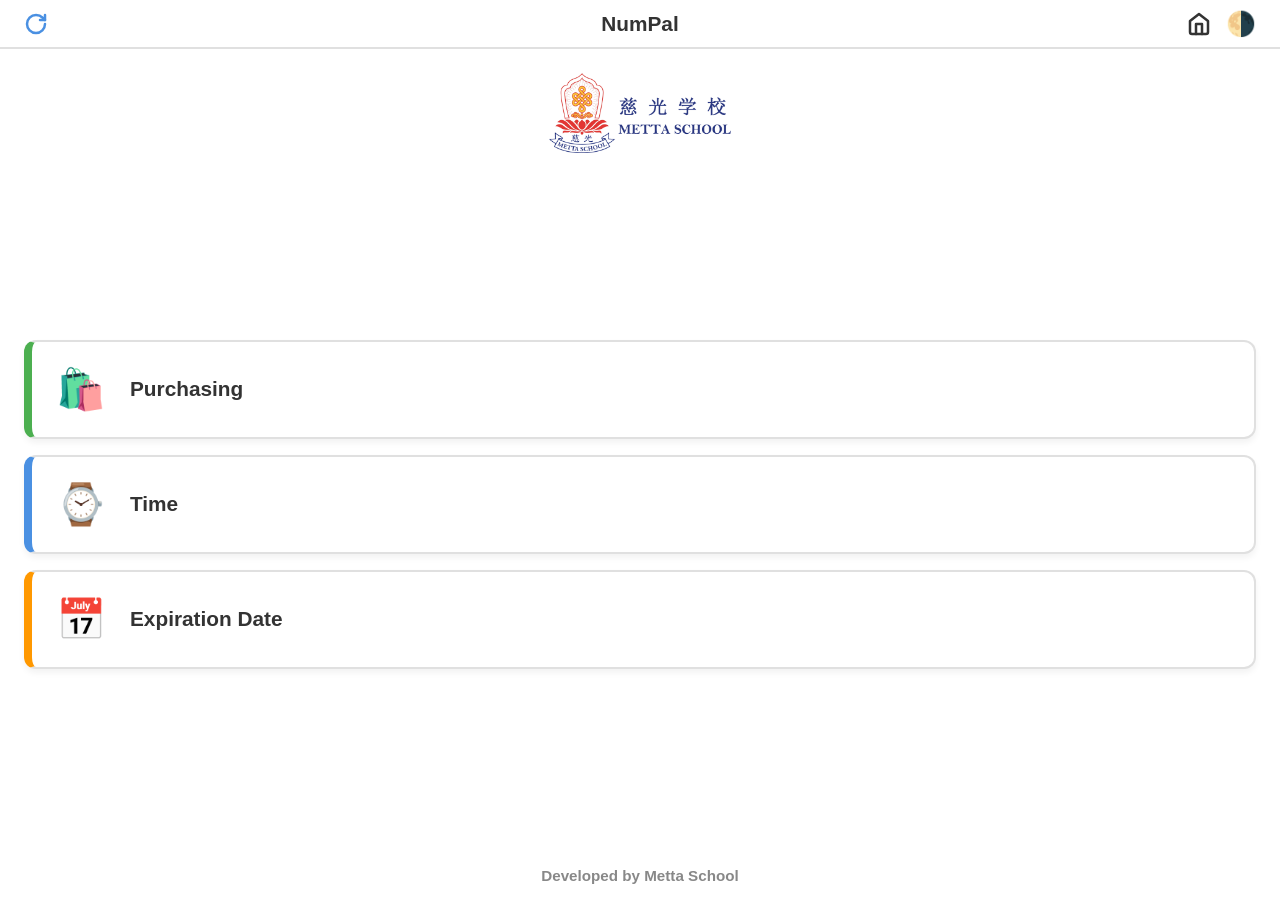
<file: index.html>
<!DOCTYPE html>
<html lang="en">
<head>
<meta charset="UTF-8">
<meta name="viewport" content="width=device-width, initial-scale=1.0, maximum-scale=1.0, user-scalable=no">
<title>NumPal</title>
<meta name="description" content="An everyday app for managing time and money to foster independent living.">
<meta property="og:title" content="NumPal">
<meta property="og:description" content="An everyday app for managing time and money to foster independent living.">
<meta name="theme-color" content="#000000">
<meta name="application-name" content="NumPal">
<meta name="mobile-web-app-capable" content="yes">
<meta name="apple-mobile-web-app-title" content="NumPal">
<meta name="apple-mobile-web-app-capable" content="yes">
<meta name="apple-mobile-web-app-status-bar-style" content="black-translucent">
<link rel="apple-touch-icon" href="assets/icon-192.png">
<link rel="icon" type="image/png" href="assets/icon-192.png">

<link rel="manifest" href="manifest.json">
<link rel="stylesheet" href="frontend/css/styles.css">
</head>
<body id="landing-page">
<header class="top-bar">
    <button id="force-update-btn" title="Backup: Force refresh app &amp; clear cache" aria-label="Backup Force Update App" style="background:none; border:none; padding: 0; cursor: pointer; color: var(--primary-color); display: flex; align-items: center;">
        <svg class="update-icon" xmlns="http://www.w3.org/2000/svg" width="24" height="24" viewBox="0 0 24 24" fill="none" stroke="currentColor" stroke-width="2.5" stroke-linecap="round" stroke-linejoin="round">
            <path d="M21 12a9 9 0 1 1-9-9c2.52 0 4.93 1 6.74 2.74L21 8"></path>
            <path d="M21 3v5h-5"></path>
        </svg>
    </button>
    
    <h1>NumPal</h1>
    
    <div class="header-actions">
        <a href="index.html" class="header-icon-btn" aria-label="Home">
            <svg xmlns="http://www.w3.org/2000/svg" width="24" height="24" viewBox="0 0 24 24" fill="none" stroke="currentColor" stroke-width="2.5" stroke-linecap="round" stroke-linejoin="round"><path d="m3 9 9-7 9 7v11a2 2 0 0 1-2 2H5a2 2 0 0 1-2-2z"/><polyline points="9 22 9 12 15 12 15 22"/></svg>
        </a>
        <button id="theme-toggle" class="header-icon-btn" aria-label="Toggle Dark Mode" style="font-size:1.5rem;">🌗</button>
    </div>
</header>

<div style="width: 100%; box-sizing: border-box; display: flex; justify-content: center; align-items: center; padding: 1.5rem 1.5rem 0 1.5rem; flex-shrink: 0;">
    <img id="org-logo" class="org-logo-img" src="assets/Organisation_Logo.png" alt="Organisation Logo" draggable="false" style="max-height: 80px; width: auto; object-fit: contain;">
</div>

<main class="menu-container">
    <a href="frontend/pages/purchasing2.html" class="menu-card money-card">
        <span class="icon">🛍️</span>
        <h2>Purchasing</h2>
    </a>
    <a href="frontend/pages/time-menu.html" class="menu-card time-card">
        <span class="icon">⌚</span>
        <h2>Time</h2>
    </a>
    <a href="frontend/pages/expiry.html" class="menu-card other-card">
        <span class="icon">📅</span>
        <h2>Expiration Date</h2>
    </a>
</main>

<div id="pwa-install-wrapper" class="pwa-install-wrapper">
    <button id="pwa-install-btn" class="pwa-install-btn" type="button" aria-label="Install App">
        <svg xmlns="http://www.w3.org/2000/svg" width="20" height="20" viewBox="0 0 24 24" fill="none" stroke="currentColor" stroke-width="2.5" stroke-linecap="round" stroke-linejoin="round"><path d="M21 15v4a2 2 0 0 1-2 2H5a2 2 0 0 1-2-2v-4"/><polyline points="7 10 12 15 17 10"/><line x1="12" y1="15" x2="12" y2="3"/></svg>
        <span>Install App</span>
    </button>
</div>

<footer style="text-align: center; padding: 0.75rem 1rem 1rem 1rem; color: #888888; font-size: 0.95rem; font-weight: 600; flex-shrink: 0;">
    Developed by Metta School
</footer>

<!-- Core Scripts -->
<script src="backend/config.js"></script>
<script src="frontend/js/core/app.js"></script>
<script src="frontend/js/utils/ui.js"></script>
<script src="frontend/js/utils/admin-models.js"></script>
</body>
</html>
</file>
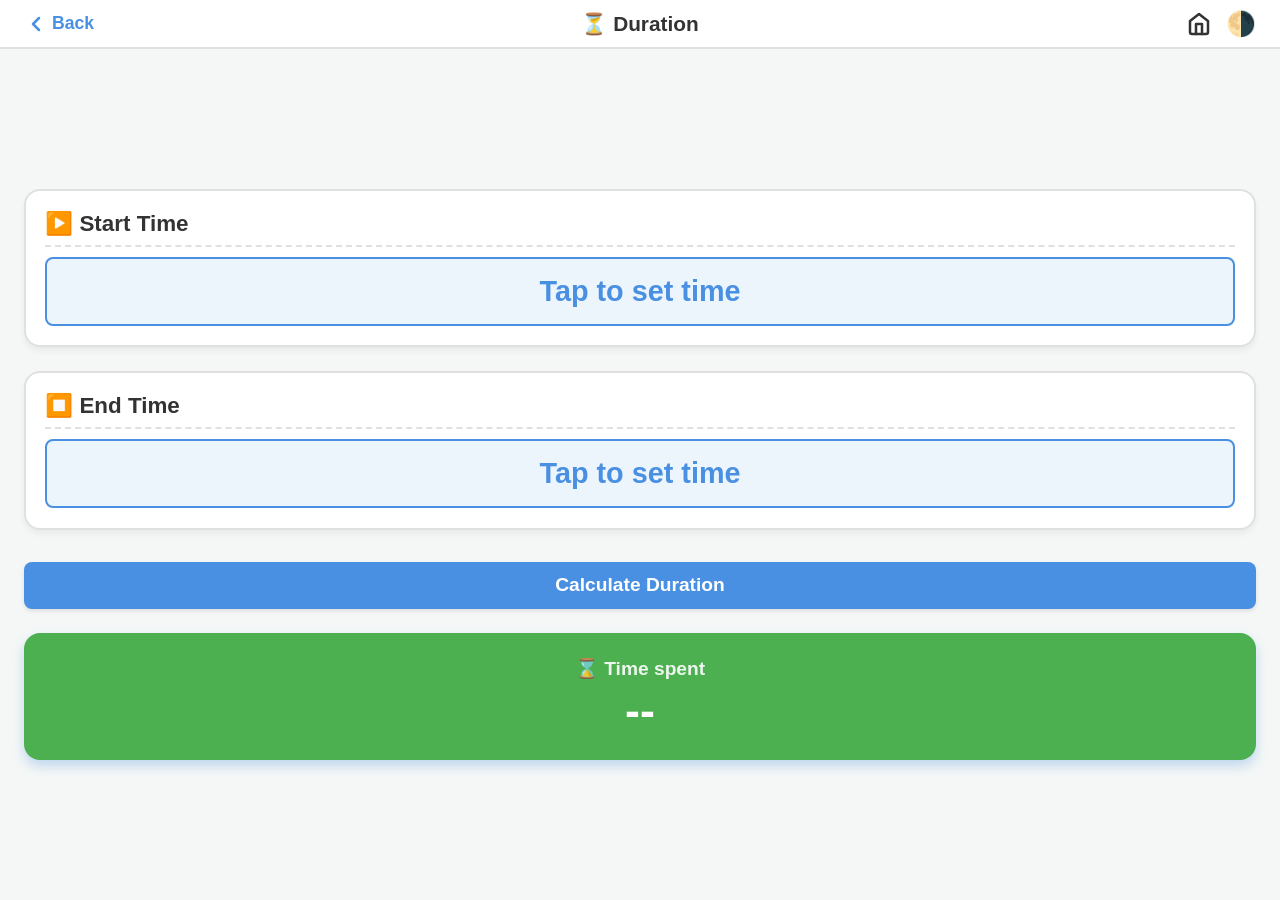
<file: frontend/pages/duration.html>
<!DOCTYPE html>
<html lang="en">
<head>
  <meta charset="UTF-8">
  <meta name="viewport" content="width=device-width, initial-scale=1.0, maximum-scale=1.0, user-scalable=no">
  <title>Duration | NumPal</title>
  <meta name="theme-color" content="#000000">
  <meta name="mobile-web-app-capable" content="yes">
  <meta name="apple-mobile-web-app-capable" content="yes">
  <meta name="apple-mobile-web-app-title" content="NumPal">
  <link rel="apple-touch-icon" href="../../assets/icon-192.png">
  <link rel="manifest" href="../../manifest.json">
  <link rel="stylesheet" href="../css/styles.css">
</head>
<body>
  <header class="top-bar">
      <a href="time-menu.html" class="back-btn" aria-label="Go back">
          <svg xmlns="http://www.w3.org/2000/svg" width="24" height="24" viewBox="0 0 24 24" fill="none" stroke="currentColor" stroke-width="2.5" stroke-linecap="round" stroke-linejoin="round"><polyline points="15 18 9 12 15 6"></polyline></svg> Back
      </a>
      <h1>⏳ Duration</h1>
      <div class="header-actions">
          <a href="../../index.html" class="header-icon-btn" aria-label="Home">
              <svg xmlns="http://www.w3.org/2000/svg" width="24" height="24" viewBox="0 0 24 24" fill="none" stroke="currentColor" stroke-width="2.5" stroke-linecap="round" stroke-linejoin="round"><path d="m3 9 9-7 9 7v11a2 2 0 0 1-2 2H5a2 2 0 0 1-2-2z"/><polyline points="9 22 9 12 15 12 15 22"/></svg>
          </a>
          <button id="theme-toggle" class="header-icon-btn" style="font-size:1.5rem;">🌗</button>
      </div>
  </header>

  <main class="page-content">
      <div class="content-body time-content">
          
          <div style="display: flex; flex-direction: column; gap: 1.5rem;">
              <div class="time-card-box">
                  <h3 class="time-card-header">▶️ Start Time</h3>
                  <p id="start-time-display" class="time-card-display" onclick="openTimePicker('start')">Tap to set time</p>
              </div>

              <div class="time-card-box">
                  <h3 class="time-card-header">⏹️ End Time</h3>
                  <p id="end-time-display" class="time-card-display" onclick="openTimePicker('end')">Tap to set time</p>
              </div>
          </div>

          <div style="display: flex; flex-direction: column; gap: 1.5rem;">
              <button class="primary-btn" onclick="calculateDuration()" style="margin: 0 !important;">Calculate Duration</button>

              <div class="time-result-box" style="background-color: var(--success-color);">
                  <p style="margin: 0 0 5px 0; font-weight:bold; font-size:1.2rem; opacity: 0.9;">⌛ Time spent</p>
                  <h2 id="duration-result" style="color: #ffffff;">--</h2>
              </div>
          </div>

      </div>
  </main>

  <script src="../../backend/config.js"></script>
  <script src="../js/core/app.js"></script>
  <script src="../js/utils/ui.js"></script>
  <script src="../js/utils/rolodex.js"></script>
  <script src="../js/pages/duration.js"></script>
</body>
</html>
</file>
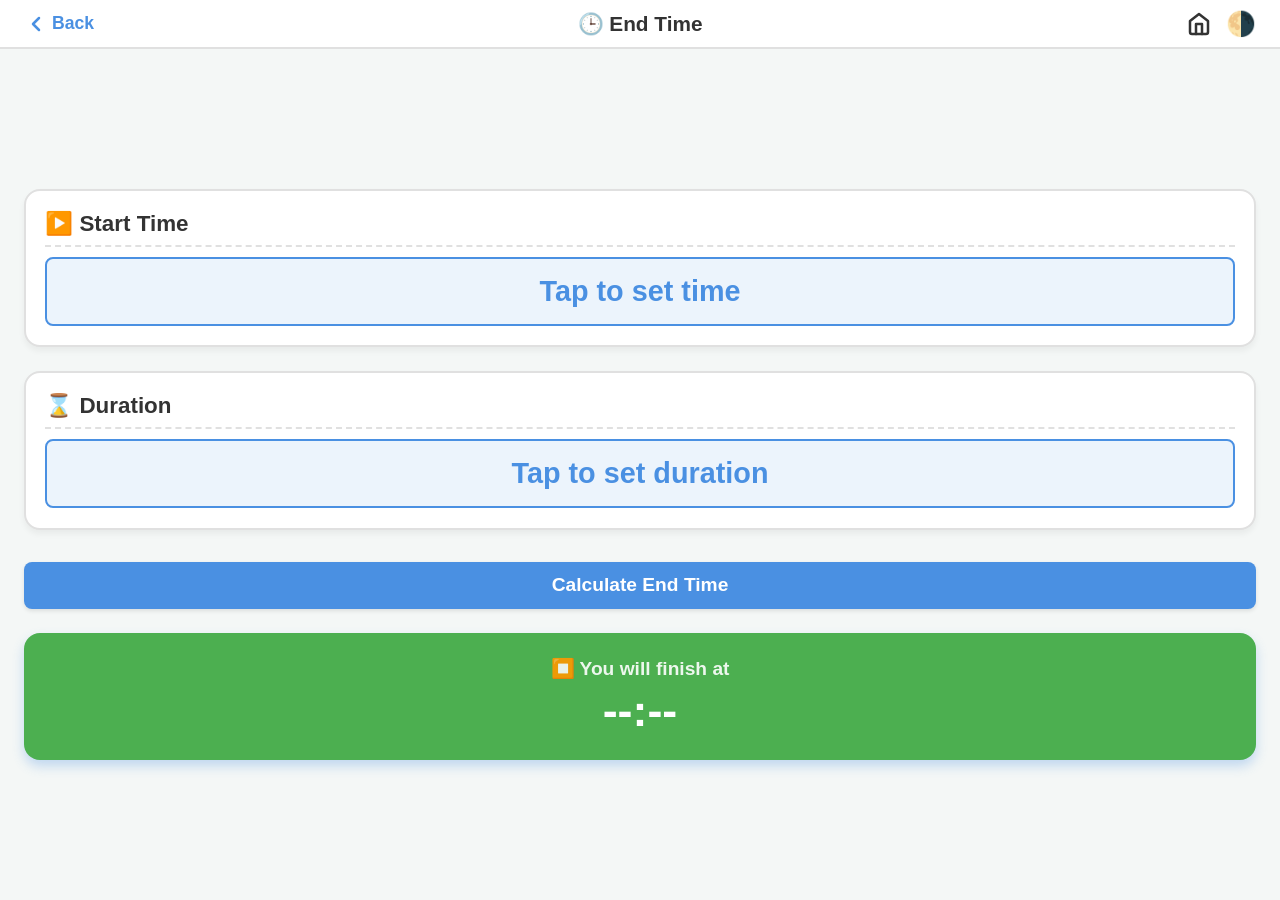
<file: frontend/pages/end-time.html>
<!DOCTYPE html>
<html lang="en">
<head>
  <meta charset="UTF-8">
  <meta name="viewport" content="width=device-width, initial-scale=1.0, maximum-scale=1.0, user-scalable=no">
  <title>End Time | NumPal</title>
  <meta name="theme-color" content="#000000">
  <meta name="mobile-web-app-capable" content="yes">
  <meta name="apple-mobile-web-app-capable" content="yes">
  <meta name="apple-mobile-web-app-title" content="NumPal">
  <link rel="apple-touch-icon" href="../../assets/icon-192.png">
  <link rel="manifest" href="../../manifest.json">
  <link rel="stylesheet" href="../css/styles.css">
</head>
<body>
  <header class="top-bar">
      <a href="time-menu.html" class="back-btn" aria-label="Go back">
          <svg xmlns="http://www.w3.org/2000/svg" width="24" height="24" viewBox="0 0 24 24" fill="none" stroke="currentColor" stroke-width="2.5" stroke-linecap="round" stroke-linejoin="round"><polyline points="15 18 9 12 15 6"></polyline></svg> Back
      </a>
      <h1>🕒 End Time</h1>
      <div class="header-actions">
          <a href="../../index.html" class="header-icon-btn" aria-label="Home">
              <svg xmlns="http://www.w3.org/2000/svg" width="24" height="24" viewBox="0 0 24 24" fill="none" stroke="currentColor" stroke-width="2.5" stroke-linecap="round" stroke-linejoin="round"><path d="m3 9 9-7 9 7v11a2 2 0 0 1-2 2H5a2 2 0 0 1-2-2z"/><polyline points="9 22 9 12 15 12 15 22"/></svg>
          </a>
          <button id="theme-toggle" class="header-icon-btn" style="font-size:1.5rem;">🌗</button>
      </div>
  </header>

  <main class="page-content">
      <div class="content-body time-content">
          
          <div style="display: flex; flex-direction: column; gap: 1.5rem;">
              <div class="time-card-box">
                  <h3 class="time-card-header">▶️ Start Time</h3>
                  <p id="start-time-display" class="time-card-display" onclick="openTimePicker()">Tap to set time</p>
              </div>

              <div class="time-card-box">
                  <h3 class="time-card-header">⌛ Duration</h3>
                  <p id="duration-display" class="time-card-display" onclick="openDurationPicker()">Tap to set duration</p>
              </div>
          </div>

          <div style="display: flex; flex-direction: column; gap: 1.5rem;">
              <button class="primary-btn" onclick="calculateEndTime()" style="margin: 0 !important;">Calculate End Time</button>

              <div class="time-result-box" style="background-color: var(--success-color);">
                  <p style="margin: 0 0 5px 0; font-weight:bold; font-size:1.2rem; opacity:0.9;">⏹️ You will finish at</p>
                  <h2 id="end-time-result" style="color: #ffffff;">--:--</h2>
              </div>
          </div>
          
      </div>
  </main>

  <script src="../../backend/config.js"></script>
  <script src="../js/core/app.js"></script>
  <script src="../js/utils/ui.js"></script>
  <script src="../js/utils/rolodex.js"></script>
  <script src="../js/pages/end-time.js"></script>
</body>
</html>
</file>
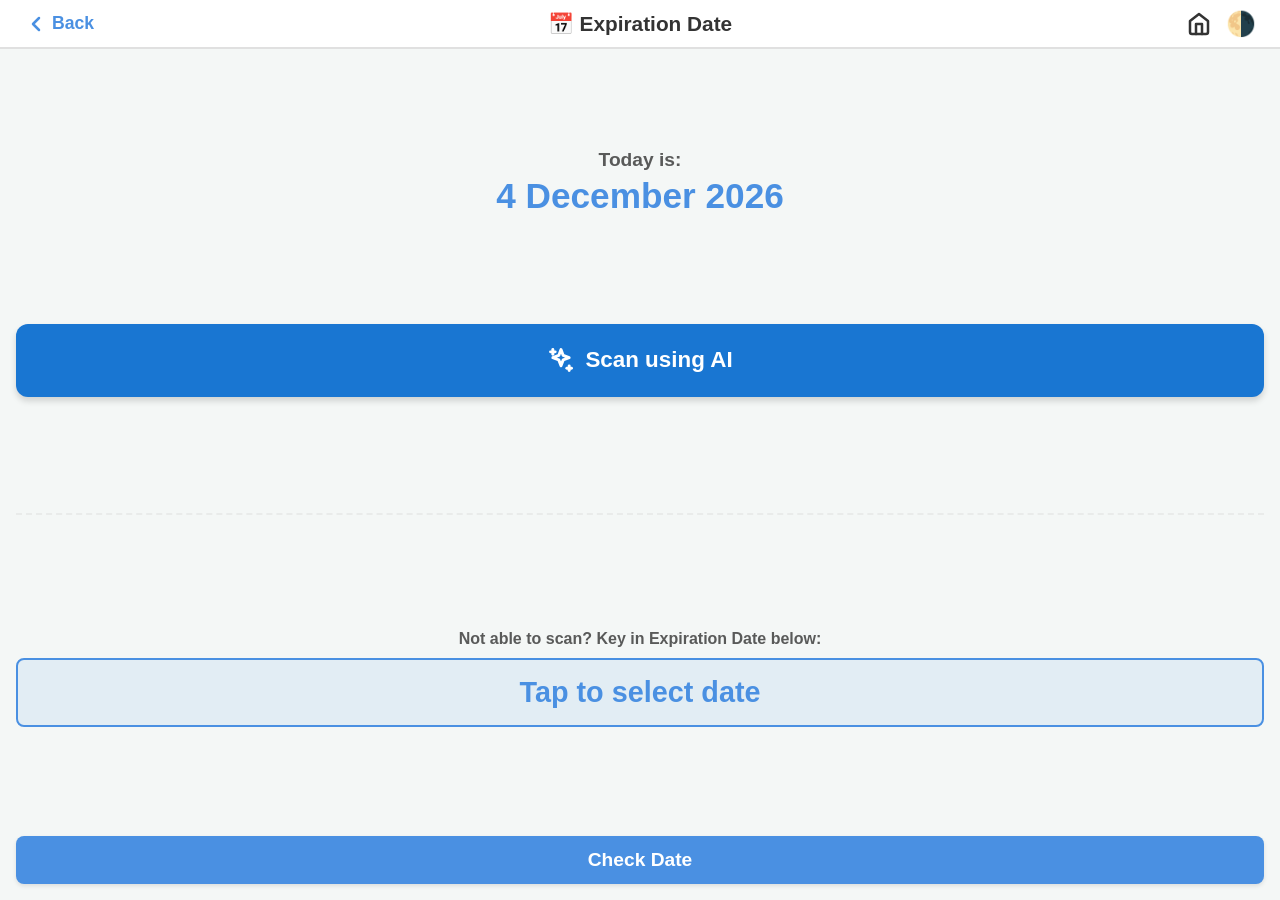
<file: frontend/pages/expiry.html>
<!DOCTYPE html>
<html lang="en">
<head>
  <meta charset="UTF-8">
  <meta name="viewport" content="width=device-width, initial-scale=1.0, maximum-scale=1.0, user-scalable=no">
  <title>Expiration | NumPal</title>
  <meta name="theme-color" content="#000000">
  <meta name="mobile-web-app-capable" content="yes">
  <meta name="apple-mobile-web-app-capable" content="yes">
  <meta name="apple-mobile-web-app-title" content="NumPal">
  <link rel="apple-touch-icon" href="../../assets/icon-192.png">
  <link rel="manifest" href="../../manifest.json">
  <link rel="stylesheet" href="../css/styles.css">
</head>
<body>
  <header class="top-bar">
      <a href="../../index.html" class="back-btn" aria-label="Go back">
          <svg xmlns="http://www.w3.org/2000/svg" width="24" height="24" viewBox="0 0 24 24" fill="none" stroke="currentColor" stroke-width="2.5" stroke-linecap="round" stroke-linejoin="round"><polyline points="15 18 9 12 15 6"></polyline></svg> Back
      </a>
      <h1>📅 Expiration Date</h1>
      <div class="header-actions">
          <a href="../../index.html" class="header-icon-btn" aria-label="Home">
              <svg xmlns="http://www.w3.org/2000/svg" width="24" height="24" viewBox="0 0 24 24" fill="none" stroke="currentColor" stroke-width="2.5" stroke-linecap="round" stroke-linejoin="round"><path d="m3 9 9-7 9 7v11a2 2 0 0 1-2 2H5a2 2 0 0 1-2-2z"/><polyline points="9 22 9 12 15 12 15 22"/></svg>
          </a>
          <button id="theme-toggle" class="header-icon-btn" style="font-size:1.5rem;">🌗</button>
      </div>
  </header>

  <main class="page-content">
      <div class="content-body" style="gap: 1.5rem; justify-content: space-evenly;">
          
          <div style="text-align: center; flex-shrink: 0;">
              <p style="margin: 0; font-weight: bold; font-size: 1.2rem; opacity: 0.8;">Today is:</p>
              <h2 id="today-date-display" style="margin: 5px 0 0 0; font-size: 2.2rem; color: var(--primary-color);"></h2>
          </div>
          
          <div style="width: 100%; flex-shrink: 0;">
              <!-- Prod / Exp: Single Scan Button (Prod controlled by PROD_SCAN_MODE in backend/config.js) -->
              <div id="scan-single-group">
                  <button type="button" id="scan-expiry-btn" class="scan-expiry-btn">
                      <svg xmlns="http://www.w3.org/2000/svg" width="28" height="28" viewBox="0 0 24 24" fill="none" stroke="currentColor" stroke-width="2.5" stroke-linecap="round" stroke-linejoin="round"><path d="M23 19a2 2 0 0 1-2 2H3a2 2 0 0 1-2-2V8a2 2 0 0 1 2-2h4l2-3h6l2 3h4a2 2 0 0 1 2 2z"></path><circle cx="12" cy="13" r="4"></circle></svg>
                      <span style="font-weight: bold; font-size: 1.4rem;">Scan Offline</span>
                  </button>
                  <button type="button" id="scan-expiry-ai-btn" class="scan-expiry-btn scan-ai-btn" style="display: none;">
                      <svg xmlns="http://www.w3.org/2000/svg" width="28" height="28" viewBox="0 0 24 24" fill="none" stroke="currentColor" stroke-width="2.5" stroke-linecap="round" stroke-linejoin="round"><path d="M12 3l1.9 5.1L19 10l-5.1 1.9L12 17l-1.9-5.1L5 10l5.1-1.9L12 3z"></path><path d="M5 3v4"></path><path d="M3 5h4"></path><path d="M19 17v4"></path><path d="M17 19h4"></path></svg>
                      <span style="font-weight: bold; font-size: 1.4rem;">Scan using AI</span>
                  </button>
              </div>

              <!-- Dev: 2 Comparison Scan Buttons (Offline OCR vs Gemini Flash AI) -->
              <div id="scan-dev-group" class="scan-dev-grid" style="display: none;">
                  <button type="button" id="scan-offline-btn" class="scan-expiry-btn scan-dev-btn">
                      <svg xmlns="http://www.w3.org/2000/svg" width="26" height="26" viewBox="0 0 24 24" fill="none" stroke="currentColor" stroke-width="2.4" stroke-linecap="round" stroke-linejoin="round"><path d="M23 19a2 2 0 0 1-2 2H3a2 2 0 0 1-2-2V8a2 2 0 0 1 2-2h4l2-3h6l2 3h4a2 2 0 0 1 2 2z"></path><circle cx="12" cy="13" r="4"></circle></svg>
                      <span>Scan Offline</span>
                  </button>
                  <button type="button" id="scan-ai-btn" class="scan-expiry-btn scan-ai-btn scan-dev-btn">
                      <svg xmlns="http://www.w3.org/2000/svg" width="26" height="26" viewBox="0 0 24 24" fill="none" stroke="currentColor" stroke-width="2.4" stroke-linecap="round" stroke-linejoin="round"><path d="M12 3l1.9 5.1L19 10l-5.1 1.9L12 17l-1.9-5.1L5 10l5.1-1.9L12 3z"></path><path d="M5 3v4"></path><path d="M3 5h4"></path><path d="M19 17v4"></path><path d="M17 19h4"></path></svg>
                      <span>Scan using AI</span>
                  </button>
              </div>

              <input type="file" accept="image/*" capture="environment" id="camera-input" style="display:none;">
          </div>

          <div id="offline-pill-slot" class="offline-pill-slot"></div>

          <hr style="border: 0; border-top: 2px dashed var(--card-border); width: 100%; opacity: 0.5;">

          <div style="text-align: center; flex-shrink: 0; width: 100%;">
              <p style="font-weight: bold; margin: 0 0 10px 0; opacity: 0.8; font-size: 1rem;">Not able to scan? Key in Expiration Date below:</p>
              <p id="manual-date-display" class="time-card-display" onclick="openDatePicker()" style="margin-bottom: 15px;">Tap to select date</p>
          </div>

      </div>

      <div class="step-footer">
          <button class="primary-btn" id="manual-check-btn">Check Date</button>
      </div>

  </main>

  <!-- Guided Live Camera Viewfinder Modal -->
  <div id="camera-modal" class="camera-modal" aria-hidden="true">
      <div class="camera-stage">
          <video id="camera-video" class="camera-video" autoplay playsinline muted></video>
          <div class="camera-overlay-mask">
              <div id="camera-guide-hint" class="camera-guide-hint">Point camera at the expiry date</div>
              <div class="camera-guide-tip">Hold steady &amp; keep date clear and bright</div>
          </div>
      </div>
      <div class="camera-controls">
          <button type="button" id="camera-close-btn" class="camera-action-btn">Cancel</button>
          <button type="button" id="camera-capture-btn" class="camera-shutter-btn" aria-label="Take Photo"></button>
          <div class="camera-right-actions">
              <button type="button" id="camera-torch-btn" class="camera-action-btn" style="display: none;">Light</button>
              <button type="button" id="camera-file-btn" class="camera-action-btn">Photo</button>
          </div>
      </div>
  </div>

  <div id="processing-screen" class="processing-overlay" style="display: none;">
      <div class="processing-spinner">⏳</div>
      <h2 id="processing-title" style="font-size: 2rem; margin: 0;">Reading date...</h2>
      <p id="processing-subtitle" style="margin: 0.6rem 0 0 0; font-size: 1.1rem; opacity: 0.85;"></p>
  </div>

  <div id="obnoxious-good" class="obnoxious-overlay good" style="display: none;">
      <div class="giant-icon">✅</div>
      <h1>SAFE!</h1>
      <div id="good-detected-date" class="detected-date-badge" style="display: none;"></div>
      <p>You can eat/use this.</p>
      <button class="obnoxious-btn" onclick="closeOverlay()">OKAY</button>
  </div>

  <div id="obnoxious-bad" class="obnoxious-overlay bad" style="display: none;">
      <div class="giant-icon">❌</div>
      <h1>EXPIRED!</h1>
      <div id="bad-detected-date" class="detected-date-badge" style="display: none;"></div>
      <p>DO NOT eat/use this!</p>
      <button class="obnoxious-btn" onclick="closeOverlay()">OKAY</button>
  </div>

  <div id="obnoxious-not-found" class="obnoxious-overlay" style="display: none; background-color: #FF9800; color: white;">
      <div class="giant-icon">❓</div>
      <h1 style="font-size: 3rem; margin-bottom: 0.5rem; text-transform: uppercase;">NOT FOUND</h1>
      <p style="font-size: 1.9rem; font-weight: bold; line-height: 1.25; margin: 0 0 2.5rem 0;">No Expiry Date found.<br>Hold closer &amp; try again</p>
      <button class="obnoxious-btn" onclick="closeOverlay()">OKAY</button>
  </div>

  <script src="../../backend/config.js"></script>
  <script src="../js/core/app.js"></script>
  <script src="../js/utils/ui.js"></script>
  <script src="../js/utils/rolodex.js"></script>
  <script src="../js/utils/date-parser.js"></script>
  <script src="../js/pages/expiry.js"></script>
</body>
</html>
</file>
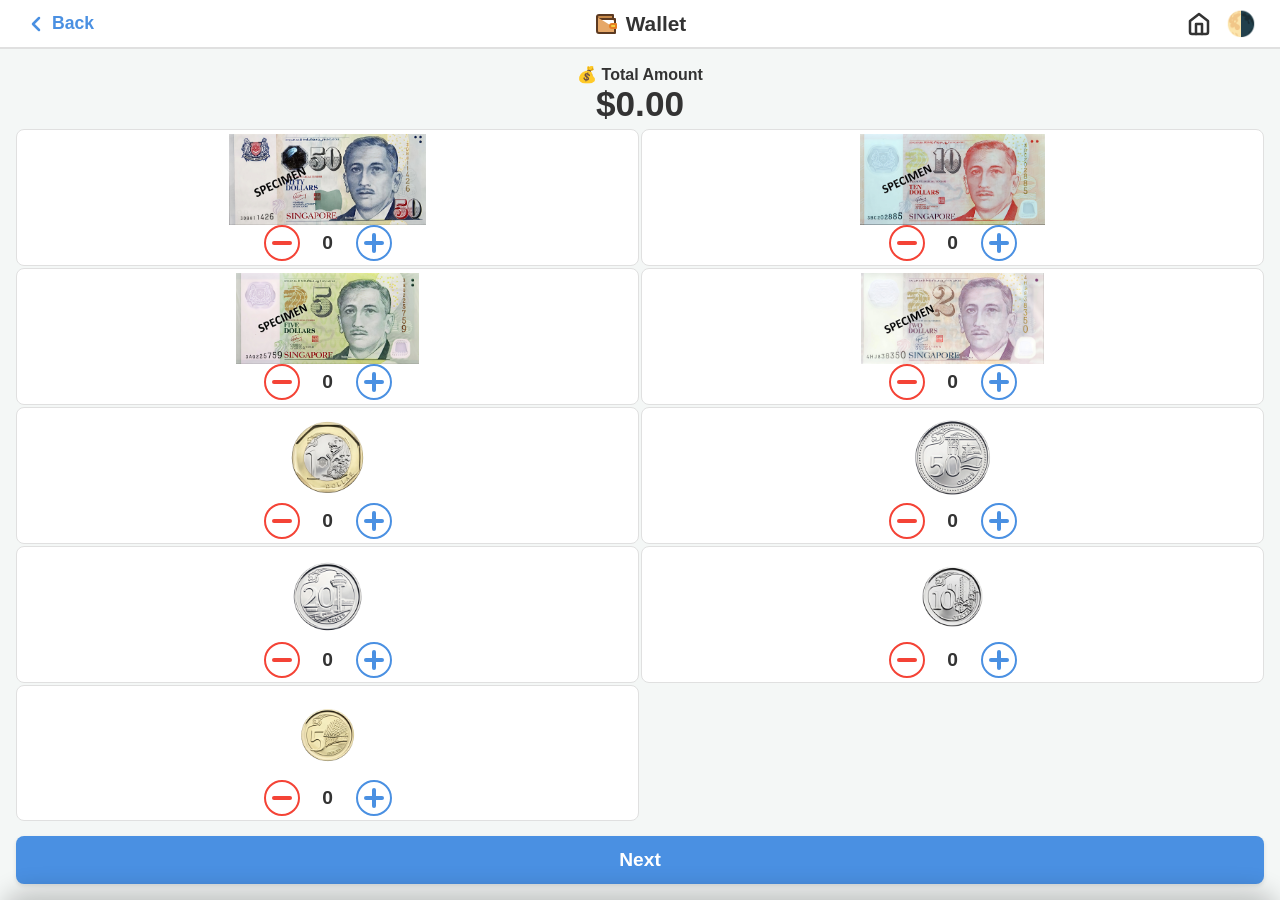
<file: frontend/pages/purchasing2.html>
<!DOCTYPE html>
<html lang="en">
<head>
  <meta charset="UTF-8">
  <meta name="viewport" content="width=device-width, initial-scale=1.0, maximum-scale=1.0, user-scalable=no">
  <title>Purchasing | NumPal</title>
  <meta name="theme-color" content="#000000">
  <meta name="mobile-web-app-capable" content="yes">
  <meta name="apple-mobile-web-app-capable" content="yes">
  <meta name="apple-mobile-web-app-title" content="NumPal">
  <link rel="apple-touch-icon" href="../../assets/icon-192.png">
  <link rel="manifest" href="../../manifest.json">
  <link rel="stylesheet" href="../css/styles.css">
  <style>
      .status-banner {
          display: flex; align-items: center; justify-content: center; gap: 10px;
          padding: 8px; color: white !important; font-weight: bold; letter-spacing: 1px;
          text-transform: uppercase; transition: background-color 0.3s; flex-shrink: 0;
          width: 100%; box-sizing: border-box;
      }
      .status-banner.can-buy { background-color: #4CAF50 !important; }
      .status-banner.cannot-buy { background-color: #F44336 !important; }
      
      .p2-header-box {
          display: flex; justify-content: space-between; align-items: center; 
          padding: 0.4rem 0.8rem; border-bottom: 2px solid var(--card-border); 
          background-color: var(--card-bg); flex-shrink: 0; width: 100%; box-sizing: border-box;
      }
      .p2-cost-row {
          display: flex; align-items: center; justify-content: flex-start; gap: 15px;
          border-top: 3px solid var(--card-border); padding-top: 8px; margin-top: 0;
      }
      
      .check-money-header {
          display: flex; justify-content: space-between; align-items: center; 
          margin-bottom: 5px; padding: 0 5px; flex-shrink: 0;
      }
      .check-money-header > div { text-align: center; width: 48%; }
      .check-money-header p { margin: 0; font-weight: bold; font-size: 1rem; }
      .check-money-header h2 { margin: 0; font-size: 1.8rem; }
      .expected-change-col p, .expected-change-col h2 { color: var(--success-color); }
  </style>
</head>
<body>
  <header class="top-bar">
      <button class="back-btn" onclick="goBack()" aria-label="Go back">
          <svg xmlns="http://www.w3.org/2000/svg" width="24" height="24" viewBox="0 0 24 24" fill="none" stroke="currentColor" stroke-width="2.5" stroke-linecap="round" stroke-linejoin="round"><polyline points="15 18 9 12 15 6"></polyline></svg>
          Back
      </button>
      <h1 id="header-title" style="display:flex; align-items:center; justify-content:center; gap:8px;">
          <svg xmlns="http://www.w3.org/2000/svg" class="inline-icon" viewBox="0 0 24 24" fill="#E6A869" stroke="#5C3A21" stroke-width="2" stroke-linecap="round" stroke-linejoin="round"><path d="M21 12V7H5a2 2 0 0 1 0-4h14v4" fill="#C88A4A"/><path d="M3 5v14a2 2 0 0 0 2 2h16v-5" fill="#E6A869"/><path d="M18 12a2 2 0 0 0 0 4h4v-4Z" fill="#F4D03F" stroke="#E67E22"/></svg>
          Wallet
      </h1>
      <div class="header-actions">
          <a href="../../index.html" class="header-icon-btn" aria-label="Home">
              <svg xmlns="http://www.w3.org/2000/svg" width="24" height="24" viewBox="0 0 24 24" fill="none" stroke="currentColor" stroke-width="2.5" stroke-linecap="round" stroke-linejoin="round"><path d="m3 9 9-7 9 7v11a2 2 0 0 1-2 2H5a2 2 0 0 1-2-2z"/><polyline points="9 22 9 12 15 12 15 22"/></svg>
          </a>
          <button id="theme-toggle" class="header-icon-btn" style="font-size:1.5rem;">🌗</button>
      </div>
  </header>

  <main class="page-content">

      <!-- STEP 1: WALLET SETUP -->
      <div id="step-1" class="flow-step active">
          <div class="content-body" style="padding-bottom: 10px; gap: 5px;">
              <div style="text-align: center; flex-shrink: 0; margin-bottom: 0;">
                  <p style="margin: 0; font-weight: bold; font-size: 1rem; display:flex; align-items:center; justify-content:center; gap:6px;">💰 Total Amount</p>
                  <h1 style="margin: 0; font-size: 2.2rem;">$<span id="wallet-total">0.00</span></h1>
              </div>
              <div class="wallet-grid" id="wallet-grid-container" style="gap: 2px;"></div>
          </div>
          <div class="step-footer" style="padding-top: 5px;">
              <button class="primary-btn" id="btn-next-step" onclick="goToStep2()">Next</button>
          </div>
      </div>

      <!-- STEP 2: DYNAMIC LAYOUT -->
      <div id="step-2" class="flow-step">
          <div style="flex: none; display: flex; flex-direction: column;">
              <div id="status-banner" class="status-banner" style="display: none;"></div>
              <div id="p2-header-box-id" class="p2-header-box">
                  <div style="display: flex; align-items: center; gap: 6px;">
                      <span style="font-size: 1.1rem; font-weight: bold; opacity: 0.8; display:flex; align-items:center; gap: 4px;">
                          <svg xmlns="http://www.w3.org/2000/svg" class="inline-icon" viewBox="0 0 24 24" fill="#E6A869" stroke="#5C3A21" stroke-width="2" stroke-linecap="round" stroke-linejoin="round" style="width:16px;height:16px;"><path d="M21 12V7H5a2 2 0 0 1 0-4h14v4" fill="#C88A4A"/><path d="M3 5v14a2 2 0 0 0 2 2h16v-5" fill="#E6A869"/><path d="M18 12a2 2 0 0 0 0 4h4v-4Z" fill="#F4D03F" stroke="#E67E22"/></svg>
                          I have:
                      </span>
                      <span style="font-size: 1.6rem; font-weight: bold;">$<span id="step2-wallet-total">0.00</span></span>
                  </div>
                  <button class="primary-btn" style="width: auto; padding: 0.4rem 0.8rem; margin: 0 !important; font-size: 0.85rem; background-color: transparent; color: var(--primary-color); border: 2px solid var(--primary-color);" onclick="goToStep1()">VIEW WALLET</button>
              </div>
          </div>
          
          <div class="content-body" style="flex: 1 1 0%; padding: 5px 1rem 10px 1rem; display: flex; flex-direction: column; gap: 8px; overflow-y: auto;">
              <div style="flex: none; display: flex; flex-direction: column;">
                  <label style="margin-bottom: 6px; display: flex; align-items:center; gap: 6px; font-weight: bold; font-size: 1.1rem;">🛒 I want to buy (cost of items):</label>
                  
                  <div id="items-list" style="display: flex; flex-direction: column; gap: 6px;">
                      <div class="item-row" style="margin-bottom: 0;">
                          <div class="currency-wrapper">
                              <span class="currency-symbol">$</span>
                              <input type="number" class="large-input item-cost" placeholder="0.00" step="0.01" min="0" oninput="calculateTotalCost()">
                          </div>
                          <button class="remove-item-btn" onclick="removeItem(this)">
                              <svg xmlns="http://www.w3.org/2000/svg" width="20" height="20" viewBox="0 0 24 24" fill="none" stroke="currentColor" stroke-width="2" stroke-linecap="round" stroke-linejoin="round"><path d="M3 6h18"/><path d="M19 6v14c0 1-1 2-2 2H7c-1 0-2-1-2-2V6"/><path d="M8 6V4c0-1 1-2 2-2h4c1 0 2 1 2 2v2"/><line x1="10" x2="10" y1="11" y2="17"/><line x1="14" x2="14" y1="11" y2="17"/></svg>
                          </button>
                      </div>
                  </div>
                  
                  <button class="add-item-btn" onclick="addItem()" style="margin-top: 6px; padding: 0.4rem; flex: none;">⊕ ADD ITEM</button>
              </div>

              <div class="p2-cost-row" style="flex: none;">
                  <span style="font-weight: bold; font-size: 1.4rem; opacity: 0.8;">🛒 Total Cost</span>
                  <span style="font-size: 2.24rem; font-weight: bold;">$<span id="total-cost-display">0.00</span></span>
              </div>

              <div id="give-cashier-section" style="display: none; flex-direction: column; flex: none; border-top: 3px dashed var(--card-border); padding-top: 8px;">
                  <h3 style="color: var(--primary-color); font-size: 1.6rem; font-weight: 900; margin: 0 0 5px 0; display:flex; align-items:center; gap:6px;">
                      <svg xmlns="http://www.w3.org/2000/svg" class="inline-icon" viewBox="0 0 24 24" fill="#81D4FA" stroke="#1565C0" stroke-width="2" stroke-linecap="round" stroke-linejoin="round"><path d="M22 18H2v-4h20v4Z" fill="#42A5F5"/><path d="M18 14V6a2 2 0 0 0-2-2H8a2 2 0 0 0-2 2v8" fill="#BBDEFB"/><path d="M12 10h.01" stroke="#1565C0" stroke-width="3"/><path d="M8 10h.01" stroke="#1565C0" stroke-width="3"/><path d="M16 10h.01" stroke="#1565C0" stroke-width="3"/><rect x="10" y="2" width="4" height="4" fill="#FFF176" stroke="#F57F17"/></svg>
                      Give Cashier
                  </h3>
                  <div class="payment-graphics-container" id="give-cashier-graphics" style="background: rgba(74, 144, 226, 0.05); border: 2px solid rgba(74, 144, 226, 0.2); padding: 10px; border-radius: 8px; justify-content: flex-start; align-items: flex-start;">
                  </div>
              </div>

              <div id="step2-footer" style="display: none; justify-content: space-between; align-items: center; padding: 10px 1rem; background-color: var(--card-bg); border: 2px solid var(--card-border); border-radius: 8px; margin-top: 15px; flex: none;">
                  <div style="display: flex; flex-direction: column;">
                      <span style="font-weight: bold; font-size: 0.9rem;">💵 Change Amount:</span>
                      <span style="font-size: 1.6rem; font-weight: bold; color: var(--success-color);">$<span id="change-amount-display">0.00</span></span>
                  </div>
                  <button class="primary-btn" id="btn-check-money" style="width: auto; margin: 0 !important; background-color: var(--primary-color);" onclick="goToStep3()">CHECK CHANGE</button>
              </div>
              
          </div>
      </div>

      <!-- STEP 3: CHECK MONEY -->
      <div id="step-3" class="flow-step">
          <div class="content-body" style="padding-bottom: 10px; gap: 5px;">
              <div class="check-money-header">
                  <div class="expected-change-col">
                      <p>💵 Change Amount:</p>
                      <h2>$<span id="step3-expected-change">0.00</span></h2>
                  </div>
                  <div id="cashier-gave-box" style="padding: 5px; border-radius: 8px; transition: background-color 0.3s, color 0.3s;">
                      <p style="display:flex; align-items:center; justify-content:center; gap:6px; margin: 0; font-weight: bold; font-size: 1rem;">
                          <svg xmlns="http://www.w3.org/2000/svg" class="inline-icon" viewBox="0 0 24 24" fill="#81D4FA" stroke="#1565C0" stroke-width="2" stroke-linecap="round" stroke-linejoin="round" style="width:18px;height:18px;"><path d="M22 18H2v-4h20v4Z" fill="#42A5F5"/><path d="M18 14V6a2 2 0 0 0-2-2H8a2 2 0 0 0-2 2v8" fill="#BBDEFB"/><path d="M12 10h.01" stroke="#1565C0" stroke-width="3"/><path d="M8 10h.01" stroke="#1565C0" stroke-width="3"/><path d="M16 10h.01" stroke="#1565C0" stroke-width="3"/><rect x="10" y="2" width="4" height="4" fill="#FFF176" stroke="#F57F17"/></svg>
                          Cashier Gave
                      </p>
                      <h2>$<span id="change-total">0.00</span></h2>
                  </div>
              </div>
              <div class="wallet-grid" id="change-grid-container" style="gap: 2px;"></div>
          </div>
          <div class="step-footer" style="padding-top: 5px;">
              <button class="primary-btn" id="btn-check-change" onclick="checkChange()">CHECK CHANGE</button>
          </div>
      </div>

  </main>

  <div class="bottom-sheet-backdrop" id="sheet-backdrop"></div>
  <div class="bottom-sheet" id="result-sheet">
      <div id="sheet-content-correct" style="display:none; flex-direction: column; align-items: center;">
          <div class="giant-icon">✅</div>
          <h2>Correct Change!</h2>
          <p style="text-align: center; display: flex; flex-direction: column; gap: 8px; margin-top: 10px;">
              <strong style="font-size: 1.2rem; color: var(--text-color);">Say "Thank You"</strong>
              <strong style="font-size: 1.2rem; color: var(--text-color);">Take your item/s</strong>
          </p>
      </div>
      <div id="sheet-content-wrong" style="display:none; flex-direction: column; align-items: center;">
          <div class="giant-icon">❌</div>
          <h2>Wrong Change</h2>
          <p id="wrong-change-diff" style="font-weight: 900; color: var(--error-color); font-size: 1.4rem; margin: 0; text-align: center;"></p>
          <p style="text-align: center; display: flex; flex-direction: column; gap: 8px; margin-top: 10px;">
              Please inform the cashier
              <strong style="font-size: 1.2rem; color: var(--text-color);">Say "Sorry, wrong change"</strong>
          </p>
          <button onclick="playTTS()" style="background-color: #2196F3; color: white; border: none; border-radius: 8px; padding: 0.6rem 1rem; font-size: 1.1rem; font-weight: bold; margin-top: 10px; cursor: pointer; display: flex; align-items: center; justify-content: center; gap: 8px; box-shadow: 0 2px 4px rgba(0,0,0,0.1);">
              <svg xmlns="http://www.w3.org/2000/svg" width="20" height="20" viewBox="0 0 24 24" fill="none" stroke="currentColor" stroke-width="2.5" stroke-linecap="round" stroke-linejoin="round"><polygon points="11 5 6 9 2 9 2 15 6 15 11 19 11 5"></polygon><path d="M15.54 8.46a5 5 0 0 1 0 7.07"></path><path d="M19.07 4.93a10 10 0 0 1 0 14.14"></path></svg>
              Read Aloud
          </button>
      </div>
      <div class="sheet-btn-group" style="margin-top: 15px;">
          <button class="primary-btn" id="sheet-home-btn" onclick="window.location.href='../../index.html'" style="background-color: var(--primary-color); padding:0.8rem; margin:0; display:flex; align-items:center; justify-content:center; gap:8px;">
              <svg xmlns="http://www.w3.org/2000/svg" width="24" height="24" viewBox="0 0 24 24" fill="none" stroke="currentColor" stroke-width="2.5" stroke-linecap="round" stroke-linejoin="round"><path d="m3 9 9-7 9 7v11a2 2 0 0 1-2 2H5a2 2 0 0 1-2-2z"/><polyline points="9 22 9 12 15 12 15 22"/></svg>
              Main Menu
          </button>
          <button class="primary-btn" id="retry-btn" onclick="retryChange()" style="background-color: #9C27B0; color: #ffffff; border: none; padding:0.8rem; margin:0;">
              Check New Change
          </button>
      </div>
  </div>

  <script src="../../backend/config.js"></script>
  <script src="../js/core/app.js"></script>
  <script src="../js/utils/ui.js"></script>
  <script src="../js/pages/purchasing2.js"></script>
</body>
</html>
</file>
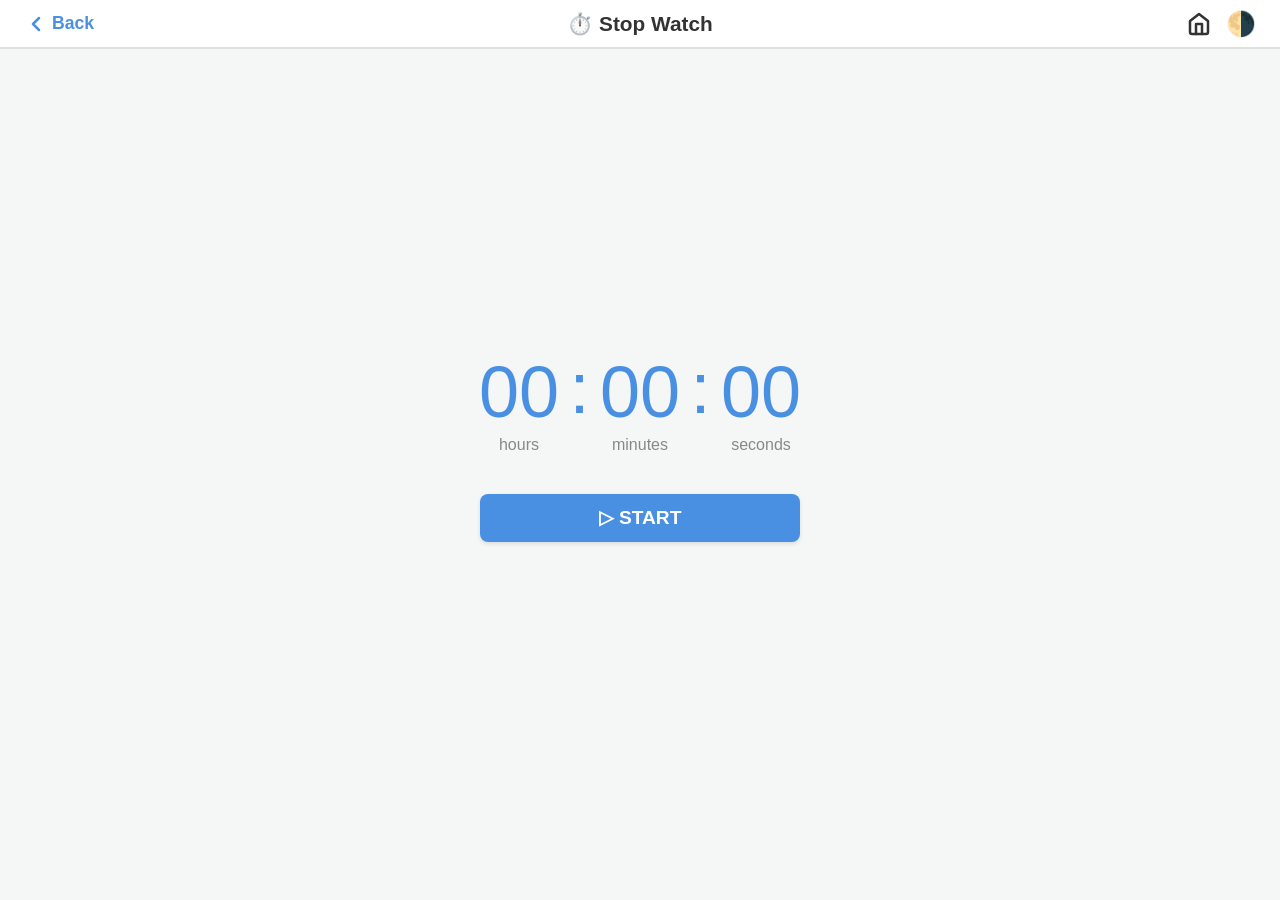
<file: frontend/pages/stopwatch.html>
<!DOCTYPE html>
<html lang="en">
<head>
  <meta charset="UTF-8">
  <meta name="viewport" content="width=device-width, initial-scale=1.0, maximum-scale=1.0, user-scalable=no">
  <title>Stop Watch | NumPal</title>
  <meta name="theme-color" content="#000000">
  <meta name="mobile-web-app-capable" content="yes">
  <meta name="apple-mobile-web-app-capable" content="yes">
  <meta name="apple-mobile-web-app-title" content="NumPal">
  <link rel="apple-touch-icon" href="../../assets/icon-192.png">
  <link rel="manifest" href="../../manifest.json">
  <link rel="stylesheet" href="../css/styles.css">
  <style>
      .stopwatch-container {
          display: flex; flex-direction: column; align-items: center;
          justify-content: center; gap: 2.5rem; 
      }
      .time-display { display: flex; align-items: flex-start; justify-content: center; gap: 8px; }
      .time-segment { display: flex; flex-direction: column; align-items: center; width: 85px; }
      .digits { font-size: 4.5rem; color: var(--primary-color); font-weight: 300; line-height: 1; font-variant-numeric: tabular-nums; }
      .colon { color: var(--primary-color); font-size: 4.5rem; font-weight: 300; line-height: 1; transform: translateY(-4px); }
      .time-label { font-size: 1rem; color: #888; margin-top: 8px; font-weight: normal; }
      
      .controls-group { display: flex; flex-direction: column; gap: 15px; width: 100%; max-width: 320px; }
      .reset-btn { background-color: transparent; color: var(--text-color); border: 2px solid var(--card-border); border-radius: 8px; padding: 0.8rem 1rem; font-size: 1.2rem; font-weight: 600; cursor: pointer; width: 100%; box-sizing: border-box; text-align: center; visibility: hidden; }
  </style>
</head>
<body>
  <header class="top-bar">
      <a href="time-menu.html" class="back-btn" aria-label="Go back">
          <svg xmlns="http://www.w3.org/2000/svg" width="24" height="24" viewBox="0 0 24 24" fill="none" stroke="currentColor" stroke-width="2.5" stroke-linecap="round" stroke-linejoin="round"><polyline points="15 18 9 12 15 6"></polyline></svg> Back
      </a>
      <h1>⏱️ Stop Watch</h1>
      <div class="header-actions">
          <a href="../../index.html" class="header-icon-btn" aria-label="Home">
              <svg xmlns="http://www.w3.org/2000/svg" width="24" height="24" viewBox="0 0 24 24" fill="none" stroke="currentColor" stroke-width="2.5" stroke-linecap="round" stroke-linejoin="round"><path d="m3 9 9-7 9 7v11a2 2 0 0 1-2 2H5a2 2 0 0 1-2-2z"/><polyline points="9 22 9 12 15 12 15 22"/></svg>
          </a>
          <button id="theme-toggle" class="header-icon-btn" style="font-size:1.5rem;">🌗</button>
      </div>
  </header>

  <main class="page-content">
      <div class="content-body" style="justify-content: center;">
          <div class="stopwatch-container">
              <div class="time-display">
                  <div class="time-segment"><span id="sw-hours" class="digits">00</span><span class="time-label">hours</span></div>
                  <span class="colon">:</span>
                  <div class="time-segment"><span id="sw-minutes" class="digits">00</span><span class="time-label">minutes</span></div>
                  <span class="colon">:</span>
                  <div class="time-segment"><span id="sw-seconds" class="digits">00</span><span class="time-label">seconds</span></div>
              </div>
              <div class="controls-group">
                  <button class="primary-btn" id="start-stop-btn" style="margin: 0 !important;">▷ START</button>
                  <button class="reset-btn" id="reset-btn">↺ RESET</button>
              </div>
          </div>
      </div>
  </main>

  <script src="../../backend/config.js"></script>
  <script src="../js/core/app.js"></script>
  <script src="../js/utils/ui.js"></script>
  <script src="../js/pages/stopwatch.js"></script>
</body>
</html>
</file>
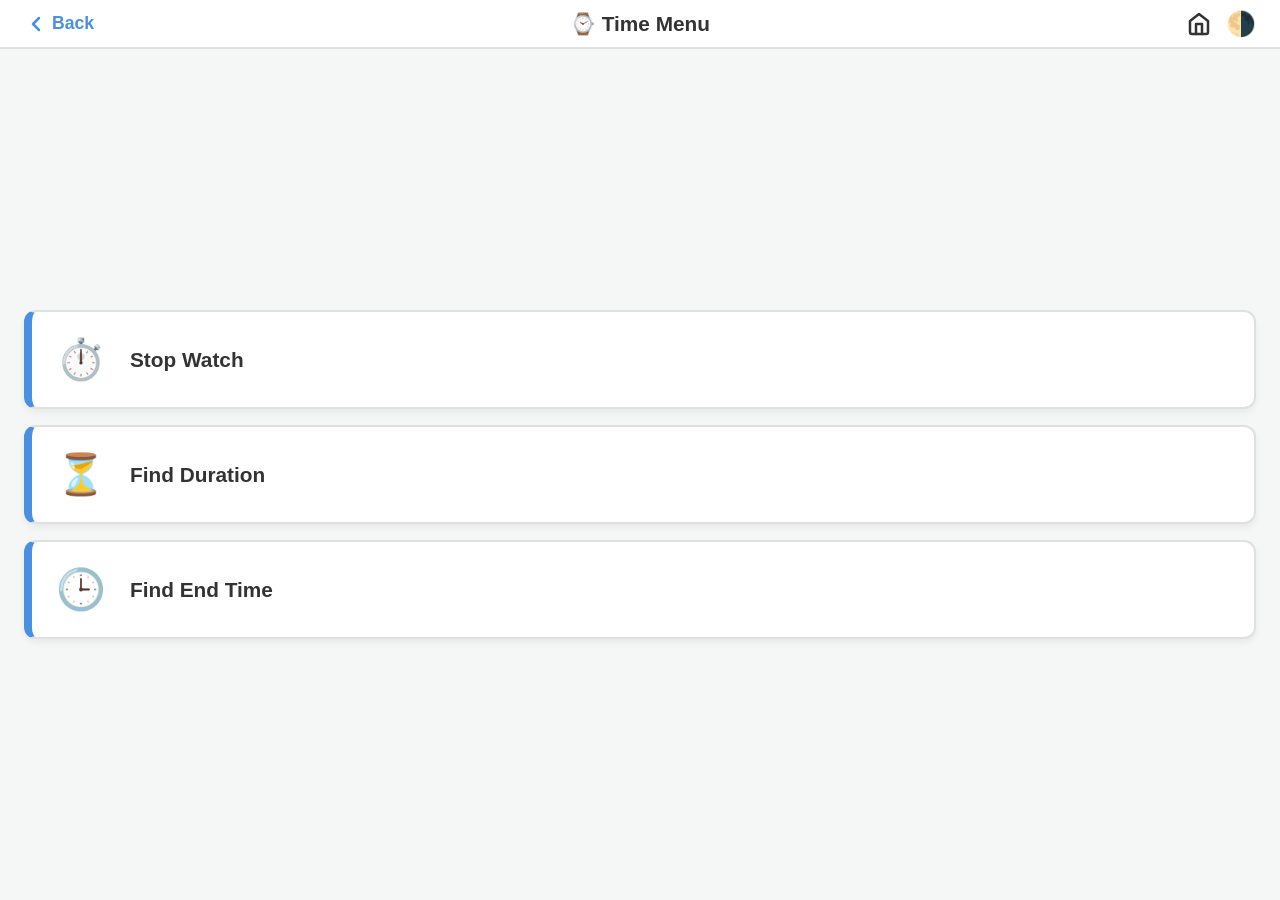
<file: frontend/pages/time-menu.html>
<!DOCTYPE html>
<html lang="en">
<head>
  <meta charset="UTF-8">
  <meta name="viewport" content="width=device-width, initial-scale=1.0, maximum-scale=1.0, user-scalable=no">
  <title>Time | NumPal</title>
  <meta name="theme-color" content="#000000">
  <meta name="mobile-web-app-capable" content="yes">
  <meta name="apple-mobile-web-app-capable" content="yes">
  <meta name="apple-mobile-web-app-title" content="NumPal">
  <link rel="apple-touch-icon" href="../../assets/icon-192.png">
  <link rel="manifest" href="../../manifest.json">
  <link rel="stylesheet" href="../css/styles.css">
</head>
<body>
  <header class="top-bar">
      <a href="../../index.html" class="back-btn" aria-label="Go back">
          <svg xmlns="http://www.w3.org/2000/svg" width="24" height="24" viewBox="0 0 24 24" fill="none" stroke="currentColor" stroke-width="2.5" stroke-linecap="round" stroke-linejoin="round">
              <polyline points="15 18 9 12 15 6"></polyline>
          </svg>
          Back
      </a>
      <h1>⌚ Time Menu</h1>
      <div class="header-actions">
          <a href="../../index.html" class="header-icon-btn" aria-label="Home">
              <svg xmlns="http://www.w3.org/2000/svg" width="24" height="24" viewBox="0 0 24 24" fill="none" stroke="currentColor" stroke-width="2.5" stroke-linecap="round" stroke-linejoin="round"><path d="m3 9 9-7 9 7v11a2 2 0 0 1-2 2H5a2 2 0 0 1-2-2z"/><polyline points="9 22 9 12 15 12 15 22"/></svg>
          </a>
          <button id="theme-toggle" class="header-icon-btn" style="font-size:1.5rem;">🌗</button>
      </div>
  </header>

  <main class="menu-container">
      <a href="stopwatch.html" class="menu-card time-card">
          <span class="icon">⏱️</span>
          <h2>Stop Watch</h2>
      </a>
      <a href="duration.html" class="menu-card time-card">
          <span class="icon">⏳</span>
          <h2>Find Duration</h2>
      </a>
      <a href="end-time.html" class="menu-card time-card">
          <span class="icon">🕒</span>
          <h2>Find End Time</h2>
      </a>
  </main>

  <script src="../../backend/config.js"></script>
  <script src="../js/core/app.js"></script>
  <script src="../js/utils/ui.js"></script>
</body>
</html>
</file>
<file: frontend/css/styles.css>
/* CSS Variables for seamless Light/Dark Mode */
:root {
--bg-color: #f4f7f6;
--text-color: #333333;
--card-bg: #ffffff;
--card-border: #e0e0e0;
--primary-color: #4a90e2;
--success-color: #4CAF50; 
--error-color: #F44336;   
--time-block-bg: #E06666; 
--app-height: 100vh; 
}

[data-theme="dark"] {
--bg-color: #121212;
--text-color: #e0e0e0;
--card-bg: #1e1e1e;
--card-border: #333333;
--primary-color: #64b5f6;
--success-color: #81C784;
--error-color: #E57373;
--time-block-bg: #D32F2F;
}

/* Match landing page background to the Organisation Logo (typically white) in Light Mode */
html:not([data-theme="dark"]) #landing-page {
--bg-color: #ffffff;
}

/* Bulletproof Viewport Lock */
html, body {
margin: 0; padding: 0; width: 100vw; 
overflow: hidden; position: fixed; touch-action: none; 
}

body {
height: var(--app-height); 
background-color: var(--bg-color); color: var(--text-color);
font-family: 'Segoe UI', Roboto, Helvetica, Arial, sans-serif;
transition: background-color 0.3s, color 0.3s;
display: flex; flex-direction: column;
}

.top-bar {
display: flex; justify-content: space-between; align-items: center;
width: 100%; box-sizing: border-box;
padding: 0.6rem 1.5rem; background-color: var(--card-bg);
border-bottom: 2px solid var(--card-border); flex-shrink: 0; z-index: 10;
position: relative;
}
.top-bar h1 { 
margin: 0; font-size: 1.3rem; text-align: center; 
display: flex; justify-content: center; align-items: center; gap: 8px; 
position: absolute; left: 0; right: 0; 
white-space: nowrap; pointer-events: none;
}
.back-btn {
display: flex; align-items: center; gap: 0.25rem; text-decoration: none;
color: var(--primary-color); font-weight: 600; font-size: 1.1rem; white-space: nowrap; 
background: none; border: none; padding: 0; cursor: pointer; font-family: inherit;
}
.header-actions { display: flex; align-items: center; gap: 15px; }
.header-icon-btn {
background: none; border: none; padding: 0; cursor: pointer; 
color: var(--text-color); display: flex; align-items: center; justify-content: center;
}
.inline-icon { width: 24px; height: 24px; display: inline-block; vertical-align: bottom; }

/* --- ANIMATIONS & TOAST MESSAGES --- */
@keyframes spin { 100% { transform: rotate(360deg); } }
.spin { animation: spin 1s linear infinite; }
@keyframes popIn { 0% { transform: scale(0.8); opacity: 0; } 100% { transform: scale(1); opacity: 1; } }

.toast {
visibility: hidden; min-width: 250px; background-color: var(--success-color); color: #fff;
text-align: center; border-radius: 8px; padding: 16px; position: fixed; z-index: 10000;
left: 50%; bottom: max(30px, env(safe-area-inset-bottom, 20px)); transform: translateX(-50%) translateY(20px);
font-size: 1.1rem; font-weight: 600; box-shadow: 0 4px 6px rgba(0,0,0,0.2);
opacity: 0; transition: opacity 0.3s ease, transform 0.3s ease, visibility 0.3s;
}
.toast.show { visibility: visible; opacity: 1; transform: translateX(-50%) translateY(0); }

/* --- CONTENT CONTAINERS --- */
.menu-container, .page-content {
flex: 1 1 0%; min-height: 0; display: flex; flex-direction: column; position: relative;
}
.menu-container { gap: 1rem; padding: 1.5rem; overflow-y: auto; justify-content: center; }

.flow-step { 
display: none; position: absolute; top:0; left:0; width:100%; height: 100%;
flex-direction: column; box-sizing: border-box; overflow: hidden;
}
.flow-step.active { display: flex; animation: popIn 0.2s ease-out; }

.content-body {
flex: 1 1 0%; min-height: 0; display: flex; flex-direction: column; 
overflow-y: auto; scrollbar-width: none; padding: 1rem; padding-bottom: 0; 
-webkit-overflow-scrolling: touch; 
}
.content-body::-webkit-scrollbar { display: none; }

.step-footer {
flex-shrink: 0; padding: 10px 1rem; 
padding-bottom: max(1rem, env(safe-area-inset-bottom, 15px));
background-color: var(--bg-color); 
}

.menu-card, .action-btn {
display: flex; align-items: center; padding: 1.5rem; background-color: var(--card-bg);
border: 2px solid var(--card-border); border-radius: 12px; text-decoration: none;
color: var(--text-color); box-shadow: 0 4px 6px rgba(0,0,0,0.05); flex-shrink: 0;
}
.menu-card .icon { font-size: 2.5rem; margin-right: 1.5rem; }
.menu-card h2 { margin: 0; font-size: 1.3rem; }
.money-card { border-left: 8px solid var(--success-color); }
.time-card { border-left: 8px solid var(--primary-color); }
.other-card { border-left: 8px solid #FF9800; }

.input-group { margin-bottom: 0.8rem; display: flex; flex-direction: column; gap: 0.3rem; flex-shrink: 0; }
.input-group label { font-size: 1.1rem; font-weight: 600; display: flex; align-items: center; gap: 6px; }

.large-input {
font-size: 1.5rem; padding: 0.5rem; flex-grow: 1; border: 2px solid var(--card-border); 
border-radius: 8px; background-color: var(--card-bg); color: var(--text-color); width: 100%; box-sizing: border-box;
}

.summary-box {
flex: 1; border: 2px solid; border-radius: 8px; padding: 0.6rem; text-align: center;
transition: all 0.3s ease; box-sizing: border-box; display: flex; flex-direction: column; justify-content: center;
}
.summary-box p { margin: 0; font-size: 0.85rem; font-weight: bold; opacity: 0.9; }
.summary-box h2 { margin: 0; font-size: 1.5rem; }
.summary-box-safe { background-color: rgba(76, 175, 80, 0.15); border-color: var(--success-color); color: var(--success-color); }
.summary-box-danger { background-color: rgba(244, 67, 54, 0.15); border-color: var(--error-color); color: var(--error-color); }

.items-container { flex: 1 1 0%; min-height: 0; overflow-y: auto; display: flex; flex-direction: column; padding-right: 5px;}
.item-row { display: flex; gap: 8px; margin-bottom: 8px; align-items: center; flex-shrink: 0; }
.currency-wrapper { position: relative; flex-grow: 1; display: flex; align-items: center; }
.currency-symbol { position: absolute; left: 12px; font-size: 1.5rem; font-weight: bold; color: var(--text-color); pointer-events: none; }
.currency-wrapper .large-input { padding-left: 32px; margin: 0; }
.remove-item-btn { 
background: transparent; color: var(--error-color); border: 2px solid var(--error-color); 
border-radius: 8px; width: 44px; height: 44px; cursor: pointer; display: flex; 
justify-content: center; align-items: center; flex-shrink: 0; transition: background 0.2s;
}
.remove-item-btn:active { background: var(--error-color); color: white; }
.add-item-btn { 
background: transparent; border: 2px dashed var(--primary-color); color: var(--primary-color); 
padding: 0.6rem; border-radius: 8px; font-weight: bold; font-size: 1.1rem; cursor: pointer; 
width: 100%; flex-shrink: 0; margin-bottom: 10px; display: flex; justify-content: center; align-items: center; gap: 8px;
}

.time-picker-wrapper { position: relative; width: 100%; display: flex; align-items: center; }
.time-picker-display { cursor: pointer; }
.time-picker-native { position: absolute; top: 0; left: 0; width: 100%; height: 100%; opacity: 0; z-index: 2; cursor: pointer; -webkit-appearance: none; }

.primary-btn {
background-color: var(--primary-color); color: white; border: none; border-radius: 8px;
padding: 0.8rem 1rem; font-size: 1.2rem; font-weight: bold; width: 100%; box-sizing: border-box;
text-align: center; box-shadow: 0 2px 4px rgba(0,0,0,0.1); display: block; cursor: pointer; width: 100%;
flex-shrink: 0 !important; margin-top: auto !important; 
}
.primary-btn:disabled { background-color: #aaa; cursor: not-allowed; }

.time-block-container { display: flex; gap: 1rem; flex-shrink: 0; }
.time-block { flex: 1; display: flex; flex-direction: column; text-align: center; gap: 5px; }
.time-block label { font-size: 1rem; font-weight: bold; color: var(--text-color); }
.time-block input {
background-color: var(--time-block-bg); color: white; border: none; border-radius: 8px; 
padding: 0.8rem; font-size: 1.5rem; text-align: center; font-weight: bold; width: 100%; box-sizing: border-box;
}

.wallet-grid { 
display: grid; grid-template-columns: repeat(2, minmax(0, 1fr)); 
grid-template-rows: repeat(5, minmax(0, 1fr)); gap: 4px; flex: 1 1 0%; min-height: 0; height: 100%;
}
.wallet-item {
border: 1px solid var(--card-border); padding: 4px; display: flex; flex-direction: column; 
align-items: center; justify-content: space-evenly; background-color: var(--card-bg); 
min-height: 0; overflow: hidden; border-radius: 8px;
}
.wallet-controls { display: flex; align-items: center; justify-content: center; gap: 16px; width: 100%; flex-shrink: 0; }

.control-btn {
width: 36px; height: 36px; border-radius: 50%; border: 2px solid transparent; background: transparent; 
display: flex; align-items: center; justify-content: center; cursor: pointer; 
flex-shrink: 0; padding: 4px; 
margin: 0;
}
.control-btn svg { width: 100%; height: 100%; } 
.control-btn.minus { border-color: var(--error-color); color: var(--error-color); }
.control-btn.plus { border-color: var(--primary-color); color: var(--primary-color); }

.control-count { font-size: 1.2rem; font-weight: bold; width: 24px; text-align: center; color: var(--text-color); }

.currency-img { object-fit: contain; flex: 1 1 0%; min-height: 0; max-height: 100%; max-width: 90%; }
.currency-img.note { width: auto; height: auto; }
.currency-img.coin { width: auto; height: auto; }

.payment-graphics-container {
display: flex; flex-wrap: wrap; justify-content: center; align-items: center; align-content: center; gap: 8px; margin-top: 5px;
padding: 10px; background-color: rgba(0,0,0,0.03); border-radius: 8px; 
flex: 1 1 0%; min-height: 0; overflow-y: auto; -webkit-overflow-scrolling: touch;
}[data-theme="dark"] .payment-graphics-container { background-color: rgba(255,255,255,0.05); }

.payment-img { object-fit: contain; box-shadow: 0 3px 6px rgba(0,0,0,0.2); margin: 4px; }
.payment-img.note { width: 140px; height: auto; border-radius: 6px; }
.payment-img.coin { width: 70px; height: auto; border-radius: 50%; }

@media (max-height: 700px) {
.wallet-item { flex-direction: column !important; justify-content: space-evenly; gap: 2px; padding: 2px; }
.wallet-controls { margin-top: 0; width: 100%; gap: 8px; }
.control-btn { width: 32px; height: 32px; padding: 2px; }
.control-count { width: 18px; font-size: 1.1rem; }
.currency-img.note { width: auto; max-height: 35px; }
.currency-img.coin { width: auto; max-height: 35px; }

h1 { font-size: 1.5rem !important; }
h2 { font-size: 1.2rem !important; }
.primary-btn { padding: 0.6rem; font-size: 1.1rem; }
.payment-img.note { width: 100px; }
.payment-img.coin { width: 50px; }
}

.bottom-sheet-backdrop {
position: fixed; top: 0; left: 0; width: 100vw; height: 100vh; height: 100dvh;
background: rgba(0,0,0,0.6); z-index: 9999; display: none; opacity: 0; transition: opacity 0.3s;
}
.bottom-sheet {
position: fixed; bottom: 0; left: 0; width: 100%; height: 55vh; height: 55dvh;
background: var(--card-bg); border-top-left-radius: 30px; border-top-right-radius: 30px;
box-shadow: 0 -10px 25px rgba(0,0,0,0.2); z-index: 10000;
transform: translateY(100%); transition: transform 0.4s cubic-bezier(0.175, 0.885, 0.32, 1.275);
display: flex; flex-direction: column; align-items: center; justify-content: center;
padding: 1rem; box-sizing: border-box; text-align: center;
}
.bottom-sheet-backdrop.show { display: block; opacity: 1; }
.bottom-sheet.show { transform: translateY(0); }
.bottom-sheet .giant-icon { font-size: 5rem; line-height: 1; margin-bottom: 5px; }
.bottom-sheet h2 { font-size: 2.2rem; margin: 0 0 5px 0; }
.bottom-sheet p { font-size: 1.1rem; margin: 0 0 15px 0; color: var(--text-color); opacity: 0.8; display: flex; align-items: center; justify-content: center; gap: 8px;}
.bottom-sheet.correct h2 { color: var(--success-color); }
.bottom-sheet.wrong h2 { color: var(--error-color); }
.sheet-btn-group { display: flex; flex-direction: column; gap: 10px; width: 100%; max-width: 300px; }

.obnoxious-overlay {
position: fixed; top: 0; left: 0; width: 100vw; height: 100vh; height: 100dvh;
z-index: 999999; display: flex; flex-direction: column; justify-content: center;
align-items: center; text-align: center; padding: 1.5rem; box-sizing: border-box;
animation: popIn 0.3s cubic-bezier(0.175, 0.885, 0.32, 1.275) forwards;
}
.obnoxious-overlay.good { background-color: #4CAF50; color: white; }
.obnoxious-overlay.bad { background-color: #F44336; color: white; }
.obnoxious-overlay .giant-icon { font-size: 10rem; margin-bottom: 1rem; line-height: 1; }
.obnoxious-overlay h1 { font-size: 3.5rem; margin: 0 0 1rem 0; text-transform: uppercase; line-height: 1.1; }
.obnoxious-overlay p { font-size: 1.8rem; margin: 0 0 3rem 0; font-weight: bold; }
.obnoxious-btn {
background-color: rgba(255,255,255,0.3); border: 4px solid white; color: white;
font-size: 1.5rem; font-weight: bold; padding: 1.2rem 2rem; border-radius: 16px;
cursor: pointer; width: 100%; max-width: 350px; box-shadow: 0 8px 16px rgba(0,0,0,0.2);
}
.obnoxious-btn:active { transform: scale(0.95); }

.error-payment-section {
position: absolute; bottom: 0; left: 0; width: 100%; height: 50%;
background-color: #E57373; color: white; display: none; flex-direction: column; align-items: center; justify-content: center;
z-index: 100; border-top-left-radius: 24px; border-top-right-radius: 24px;
box-shadow: 0 -10px 25px rgba(0,0,0,0.2); animation: popIn 0.3s ease-out; text-align: center; padding: 1rem; box-sizing: border-box;
}

.processing-overlay {
position: fixed; top: 0; left: 0; width: 100vw; height: 100vh; height: 100dvh;
background: rgba(0,0,0,0.8); z-index: 999990; display: flex; flex-direction: column;
justify-content: center; align-items: center; color: white;
}
.processing-spinner { font-size: 5rem; animation: spin 1s linear infinite; margin-bottom: 20px; }

.time-content { justify-content: center; gap: 2rem; padding: 2rem 1.5rem; }
.time-card-box {
background: var(--card-bg); border: 2px solid var(--card-border);
border-radius: 16px; padding: 1.2rem; box-shadow: 0 4px 6px rgba(0,0,0,0.05);
display: flex; flex-direction: column; gap: 10px; flex-shrink: 0;
}
.time-card-header {
font-size: 1.4rem; font-weight: 800; color: var(--text-color);
display: flex; align-items: center; gap: 10px; padding-bottom: 0.5rem;
border-bottom: 2px dashed var(--card-border); margin: 0;
}

.time-card-display {
background: rgba(74, 144, 226, 0.1); color: var(--primary-color);
font-weight: 900; text-align: center; padding: 1rem;
border-radius: 8px; cursor: pointer; border: 2px solid var(--primary-color);
margin: 0; transition: transform 0.1s;
font-size: clamp(1rem, 4.5vw, 1.8rem); 
white-space: nowrap; overflow: hidden; text-overflow: ellipsis;
}
.time-card-display:active { transform: scale(0.98); }

.time-result-box {
background-color: var(--primary-color); color: white; padding: 1.5rem;
border-radius: 16px; text-align: center; box-shadow: 0 6px 12px rgba(74, 144, 226, 0.3); 
margin: 0; flex-shrink: 0; width: 100%; box-sizing: border-box;
}
.time-result-box h2 { margin: 0; white-space: nowrap; font-size: clamp(1.4rem, 5.5vw, 2.8rem) !important; }

/* Custom Rolodex Modal */
.rolodex-sheet { height: 320px; padding: 0; }
.rolodex-header {
display: flex; justify-content: space-between; align-items: center; width: 100%;
padding: 15px 20px; box-sizing: border-box; border-bottom: 1px solid var(--card-border);
font-size: 1.2rem; font-weight: bold; background: var(--card-bg);
border-top-left-radius: 30px; border-top-right-radius: 30px; z-index: 10; position: relative;
}
.rolodex-cancel { color: var(--error-color); cursor: pointer; }
.rolodex-title { color: var(--text-color); font-size: 1.3rem; }
.rolodex-save { color: var(--success-color); cursor: pointer; }

.rolodex-body { display: flex; width: 100%; height: 220px; position: relative; background: var(--bg-color); overflow: hidden; }

.rolodex-highlight {
position: absolute; top: 50%; left: 0; width: 100%; height: 44px; transform: translateY(-50%);
background: rgba(74, 144, 226, 0.15); border-top: 2px solid var(--primary-color); 
border-bottom: 2px solid var(--primary-color); pointer-events: none; z-index: 2;
}

.rolodex-col-wrapper { position: relative; display: flex; align-items: center; justify-content: center; height: 100%; }

.rolodex-col-wrapper:not(:last-child)::after {
content: ''; position: absolute; top: 15%; bottom: 15%; right: 0; width: 1px;
background-color: var(--card-border); z-index: 5;
}

.rolodex-col {
flex: 1; position: relative; z-index: 1; width: 100%; height: 100%;
touch-action: none; cursor: grab;
}
.rolodex-col:active { cursor: grabbing; }

.rolodex-col-inner {
padding: 88px 0; margin: 0; display: flex; flex-direction: column; width: 100%;
}

.rolodex-col.has-suffix .rolodex-item { padding-right: 50px; }

.rolodex-static-label {
position: absolute; top: 50%; transform: translateY(-50%); 
left: calc(50% + 5px); 
font-size: 1.1rem; font-weight: 800; color: var(--primary-color);
pointer-events: none; z-index: 3; text-align: left;
}

.rolodex-item {
height: 44px; display: flex; align-items: center; justify-content: center;
color: var(--text-color); opacity: 0.3; transition: opacity 0.2s ease, font-size 0.2s ease;
user-select: none; white-space: nowrap; font-size: 1.2rem; flex-shrink: 0;
}
.rolodex-item.active { 
opacity: 1; font-weight: 900; color: var(--primary-color); 
font-size: clamp(1.1rem, 4.5vw, 1.5rem); 
}

/* ==========================================
   OFFLINE EXPIRY OCR SCANNER & CAMERA VIEWFINDER
   ========================================== */
.scan-expiry-btn {
background-color: #9C27B0; color: #ffffff; border: none; border-radius: 12px;
padding: 1.4rem 1.2rem; display: flex; align-items: center; justify-content: center;
gap: 10px; cursor: pointer; box-shadow: 0 4px 6px rgba(0,0,0,0.15);
flex-shrink: 0; width: 100%; box-sizing: border-box; font-family: inherit;
transition: transform 0.1s ease, opacity 0.2s ease;
}
.scan-expiry-btn:active { transform: scale(0.98); }

.scan-dev-grid {
display: grid; grid-template-columns: repeat(2, minmax(0, 1fr));
gap: 10px; width: 100%; box-sizing: border-box;
}
.scan-dev-btn {
flex-direction: column; padding: 1.05rem 0.75rem; gap: 6px;
font-size: 1.1rem; font-weight: 800; line-height: 1.2; text-align: center;
}
.scan-ai-btn {
background-color: #1976D2;
}

.detected-date-badge {
background: rgba(0, 0, 0, 0.22); border: 2px solid rgba(255, 255, 255, 0.7);
border-radius: 12px; padding: 0.65rem 1.2rem; margin: 0 0 1.4rem 0;
font-size: 1.3rem; font-weight: 800; color: #ffffff; max-width: 90%;
}
.obnoxious-overlay .giant-icon { font-size: 7.5rem; margin-bottom: 0.6rem; }
.obnoxious-overlay p { margin: 0 0 1.5rem 0; }

/* Live Guided Camera Viewfinder Modal */
.camera-modal {
position: fixed; inset: 0; width: 100vw; height: 100vh; height: 100dvh;
background: #000000; z-index: 999980; display: none; flex-direction: column;
overflow: hidden;
}
.camera-modal.open { display: flex; }
.camera-stage {
position: relative; flex: 1 1 0%; width: 100%; min-height: 0; overflow: hidden;
background: #000000;
}
.camera-video {
width: 100%; height: 100%; object-fit: cover; display: block;
}
.camera-overlay-mask {
position: absolute; inset: 0; display: flex; flex-direction: column;
align-items: center; justify-content: space-between; pointer-events: none;
padding: max(18px, env(safe-area-inset-top, 18px)) 1.2rem 18px 1.2rem;
box-sizing: border-box;
}
.camera-guide-hint {
color: #ffffff; background: rgba(0, 0, 0, 0.65); padding: 0.5rem 1rem;
border-radius: 8px; font-size: 1.05rem; font-weight: 700; margin-bottom: 0;
text-align: center;
}
.camera-guide-tip {
color: rgba(255, 255, 255, 0.9); font-size: 0.9rem; font-weight: 600;
margin-top: 0; background: rgba(0, 0, 0, 0.55);
padding: 0.4rem 0.9rem; border-radius: 8px;
text-align: center; text-shadow: 0 1px 4px rgba(0,0,0,0.9);
}
.camera-controls {
flex-shrink: 0; background: #111111; padding: 16px 20px;
padding-bottom: max(18px, env(safe-area-inset-bottom, 18px));
display: flex; align-items: center; justify-content: space-between; gap: 12px;
}
.camera-action-btn {
background: rgba(255,255,255,0.14); color: #ffffff; border: 1.5px solid rgba(255,255,255,0.35);
border-radius: 12px; padding: 0.7rem 1rem; font-size: 0.95rem; font-weight: 700;
cursor: pointer; min-width: 78px; text-align: center; font-family: inherit;
}
.camera-action-btn.active {
background: #FFC107; color: #111111; border-color: #FFC107;
}
.camera-shutter-btn {
width: 74px; height: 74px; border-radius: 50%; background: #ffffff;
border: 5px solid #9C27B0; box-shadow: 0 0 0 3px #ffffff;
cursor: pointer; flex-shrink: 0; transition: transform 0.1s ease, border-color 0.2s ease;
}
.camera-shutter-btn.ai-mode {
border-color: #1976D2;
}
.camera-shutter-btn:active { transform: scale(0.92); }
.camera-right-actions {
display: flex; align-items: center; gap: 8px;
}

/* ==========================================
   PWA INSTALL PROMPT & OFFLINE INDICATOR
   ========================================== */
.pwa-install-wrapper {
display: none; justify-content: center; align-items: center;
padding: 0 1.5rem 0.25rem 1.5rem; flex-shrink: 0; width: 100%; box-sizing: border-box;
}
.pwa-install-wrapper.visible { display: flex; }

.pwa-install-btn {
display: inline-flex; align-items: center; justify-content: center; gap: 8px;
background-color: var(--primary-color); color: #ffffff;
border: none; border-radius: 10px; padding: 0.7rem 1.4rem;
min-height: 44px; width: 100%; max-width: 320px;
font-size: 1.05rem; font-weight: 700; cursor: pointer;
font-family: inherit; white-space: nowrap;
box-shadow: 0 3px 8px rgba(0,0,0,0.12);
transition: transform 0.1s ease, opacity 0.2s ease;
}
.pwa-install-btn:active { transform: scale(0.97); }

.pwa-modal-backdrop {
position: fixed; inset: 0; background: rgba(0,0,0,0.6);
z-index: 100000; display: none; align-items: center; justify-content: center;
padding: 1.25rem; box-sizing: border-box;
}
.pwa-modal-backdrop.open { display: flex; }
.pwa-modal-card {
width: 100%; max-width: 350px; background: var(--card-bg);
color: var(--text-color); border-radius: 16px; padding: 1.5rem;
box-shadow: 0 12px 32px rgba(0,0,0,0.28); box-sizing: border-box;
}
.pwa-modal-card h3 { margin: 0 0 0.5rem 0; font-size: 1.3rem; }
.pwa-modal-card p { margin: 0 0 0.75rem 0; font-size: 0.95rem; opacity: 0.85; line-height: 1.45; }
.pwa-modal-card ol { margin: 0 0 1.25rem 1.25rem; padding: 0; font-size: 0.95rem; line-height: 1.7; }
.ios-share-icon {
display: inline-block; vertical-align: -3px; color: var(--primary-color); margin: 0 2px;
}

.offline-pill-slot {
display: none; justify-content: center; align-items: center;
width: 100%; flex-shrink: 0;
}
.offline-pill-slot.visible { display: flex; }

.offline-status-pill {
display: none; align-items: center; gap: 7px;
background: #f57c00; color: #ffffff; padding: 7px 14px;
border-radius: 999px; font-size: 0.9rem; font-weight: 700;
box-shadow: 0 3px 10px rgba(0,0,0,0.2); pointer-events: none;
}
.offline-status-pill.visible { display: inline-flex; }
.offline-dot {
width: 8px; height: 8px; border-radius: 50%; background: #ffffff;
}

/* ==========================================
   HIDDEN ADMIN AI MODEL SETTINGS MODAL
   ========================================== */
.org-logo-img {
user-select: none;
-webkit-user-select: none;
-webkit-touch-callout: none;
-webkit-user-drag: none;
touch-action: manipulation;
}

.admin-modal-backdrop {
position: fixed;
inset: 0;
background: rgba(0, 0, 0, 0.58);
backdrop-filter: blur(4px);
-webkit-backdrop-filter: blur(4px);
z-index: 100010;
display: none;
align-items: center;
justify-content: center;
padding: 1rem;
box-sizing: border-box;
touch-action: pan-y;
}
.admin-modal-backdrop.open {
display: flex;
animation: adminFadeIn 0.18s cubic-bezier(0.16, 1, 0.3, 1);
}
@keyframes adminFadeIn {
from { opacity: 0; }
to { opacity: 1; }
}

.admin-modal-card {
width: 100%;
max-width: 440px;
max-height: min(88vh, 680px);
background: var(--card-bg);
color: var(--text-color);
border: 1px solid var(--card-border);
border-radius: 20px;
box-shadow: 0 18px 42px rgba(0, 0, 0, 0.28);
box-sizing: border-box;
display: flex;
flex-direction: column;
overflow: hidden;
animation: adminPopIn 0.2s cubic-bezier(0.16, 1, 0.3, 1);
}
@keyframes adminPopIn {
from { opacity: 0; transform: translateY(10px) scale(0.98); }
to { opacity: 1; transform: translateY(0) scale(1); }
}

.admin-modal-header {
display: flex;
align-items: flex-start;
justify-content: space-between;
gap: 0.75rem;
padding: 1.25rem 1.25rem 0.85rem 1.25rem;
border-bottom: 1px solid var(--card-border);
flex-shrink: 0;
}

.admin-modal-title {
margin: 0;
font-size: 1.15rem;
font-weight: 700;
line-height: 1.35;
color: var(--text-color);
text-wrap: balance;
}

.admin-close-btn {
width: 44px;
height: 44px;
margin: -0.5rem -0.5rem -0.5rem 0;
background: transparent;
border: none;
border-radius: 10px;
color: var(--text-color);
opacity: 0.65;
cursor: pointer;
display: inline-flex;
align-items: center;
justify-content: center;
flex-shrink: 0;
transition: opacity 0.15s ease, background-color 0.15s ease;
}
.admin-close-btn:hover,
.admin-close-btn:focus-visible {
opacity: 1;
background-color: rgba(128, 128, 128, 0.12);
outline: none;
}

.admin-modal-body {
display: flex;
flex-direction: column;
gap: 1rem;
padding: 1.25rem;
overflow-y: auto;
-webkit-overflow-scrolling: touch;
touch-action: pan-y;
}

.admin-modal-subtitle {
margin: 0;
font-size: 0.92rem;
line-height: 1.45;
opacity: 0.78;
}

.admin-field-label {
display: block;
font-size: 0.9rem;
font-weight: 600;
margin-bottom: 0.4rem;
color: var(--text-color);
}

.admin-password-wrap {
position: relative;
display: flex;
align-items: center;
width: 100%;
}

.admin-password-input {
width: 100%;
min-height: 48px;
padding: 0.7rem 3.1rem 0.7rem 0.9rem;
font-size: 1rem;
font-family: inherit;
color: var(--text-color);
background: var(--bg-color);
border: 1.5px solid var(--card-border);
border-radius: 12px;
box-sizing: border-box;
transition: border-color 0.15s ease;
}
.admin-password-plain {
padding-right: 0.9rem;
}
.admin-password-input:focus {
outline: none;
border-color: var(--primary-color);
}

.admin-eye-toggle {
position: absolute;
right: 4px;
top: 50%;
transform: translateY(-50%);
width: 44px;
height: 44px;
background: transparent;
border: none;
border-radius: 10px;
color: var(--text-color);
opacity: 0.65;
cursor: pointer;
display: inline-flex;
align-items: center;
justify-content: center;
padding: 0;
transition: opacity 0.15s ease;
}
.admin-eye-toggle:hover,
.admin-eye-toggle:focus-visible {
opacity: 1;
outline: none;
}

.admin-confirm-wrap {
margin-top: 0.85rem;
}

.admin-inline-error {
margin: 0.5rem 0 0 0;
font-size: 0.88rem;
font-weight: 600;
line-height: 1.4;
color: var(--error-color);
}

.admin-model-field {
position: relative;
display: flex;
flex-direction: column;
}

.admin-select-trigger {
width: 100%;
min-height: 58px;
padding: 0.65rem 0.9rem;
background: var(--bg-color);
color: var(--text-color);
border: 1.5px solid var(--card-border);
border-radius: 12px;
cursor: pointer;
display: flex;
align-items: center;
justify-content: space-between;
gap: 0.75rem;
text-align: left;
font-family: inherit;
box-sizing: border-box;
transition: border-color 0.15s ease;
}
.admin-select-trigger:hover,
.admin-select-trigger:focus-visible,
.admin-select-trigger.open {
border-color: var(--primary-color);
outline: none;
}

.admin-select-value {
display: flex;
flex-direction: column;
min-width: 0;
flex: 1;
gap: 2px;
}

.admin-select-name {
font-size: 0.98rem;
font-weight: 600;
color: var(--text-color);
white-space: nowrap;
overflow: hidden;
text-overflow: ellipsis;
}

.admin-select-id {
font-size: 0.78rem;
font-family: ui-monospace, SFMono-Regular, Menlo, Monaco, Consolas, monospace;
color: var(--text-color);
opacity: 0.65;
white-space: nowrap;
overflow: hidden;
text-overflow: ellipsis;
}

.admin-select-chevron {
flex-shrink: 0;
opacity: 0.65;
transition: transform 0.18s ease;
}
.admin-select-trigger.open .admin-select-chevron {
transform: rotate(180deg);
opacity: 1;
color: var(--primary-color);
}

.admin-dropdown-list {
margin-top: 0.4rem;
max-height: 220px;
overflow-y: auto;
-webkit-overflow-scrolling: touch;
touch-action: pan-y;
background: var(--card-bg);
border: 1.5px solid var(--card-border);
border-radius: 12px;
box-shadow: 0 10px 24px rgba(0, 0, 0, 0.14);
padding: 0.35rem 0;
box-sizing: border-box;
}

.admin-dropdown-group {
padding: 0.45rem 0.9rem 0.25rem 0.9rem;
font-size: 0.75rem;
font-weight: 700;
color: var(--text-color);
opacity: 0.55;
border-top: 1px solid var(--card-border);
margin-top: 0.25rem;
}
.admin-dropdown-group:first-child {
border-top: none;
margin-top: 0;
}

.admin-dropdown-option {
width: 100%;
min-height: 48px;
padding: 0.55rem 0.9rem;
background: transparent;
border: none;
color: var(--text-color);
font-family: inherit;
text-align: left;
cursor: pointer;
display: flex;
align-items: center;
justify-content: space-between;
gap: 0.6rem;
box-sizing: border-box;
transition: background-color 0.12s ease;
}
.admin-dropdown-option:hover,
.admin-dropdown-option:focus-visible {
background-color: rgba(74, 144, 226, 0.1);
outline: none;
}
.admin-dropdown-option.selected {
background-color: rgba(74, 144, 226, 0.14);
}

.admin-option-text {
display: flex;
flex-direction: column;
min-width: 0;
flex: 1;
gap: 2px;
}

.admin-option-name {
font-size: 0.94rem;
font-weight: 600;
color: var(--text-color);
white-space: nowrap;
overflow: hidden;
text-overflow: ellipsis;
}

.admin-option-id {
font-size: 0.76rem;
font-family: ui-monospace, SFMono-Regular, Menlo, Monaco, Consolas, monospace;
color: var(--text-color);
opacity: 0.62;
white-space: nowrap;
overflow: hidden;
text-overflow: ellipsis;
}

.admin-option-check-wrap {
display: inline-flex;
align-items: center;
color: var(--primary-color);
flex-shrink: 0;
}

.admin-dropdown-empty {
padding: 1rem;
font-size: 0.88rem;
opacity: 0.7;
text-align: center;
}

.admin-catalog-meta {
display: flex;
align-items: center;
flex-wrap: wrap;
gap: 0.45rem;
font-size: 0.8rem;
color: var(--text-color);
opacity: 0.72;
}

.admin-text-link {
background: none;
border: none;
padding: 0.25rem 0;
font-size: 0.8rem;
font-weight: 600;
font-family: inherit;
color: var(--primary-color);
cursor: pointer;
text-decoration: underline;
text-underline-offset: 2px;
}
.admin-text-link:disabled {
opacity: 0.5;
cursor: not-allowed;
}

.admin-modal-footer {
margin-top: 0.5rem;
padding-top: 0.25rem;
}

.admin-submit-btn {
min-height: 48px;
border-radius: 12px;
font-size: 1.05rem;
font-weight: 700;
}
</file>
